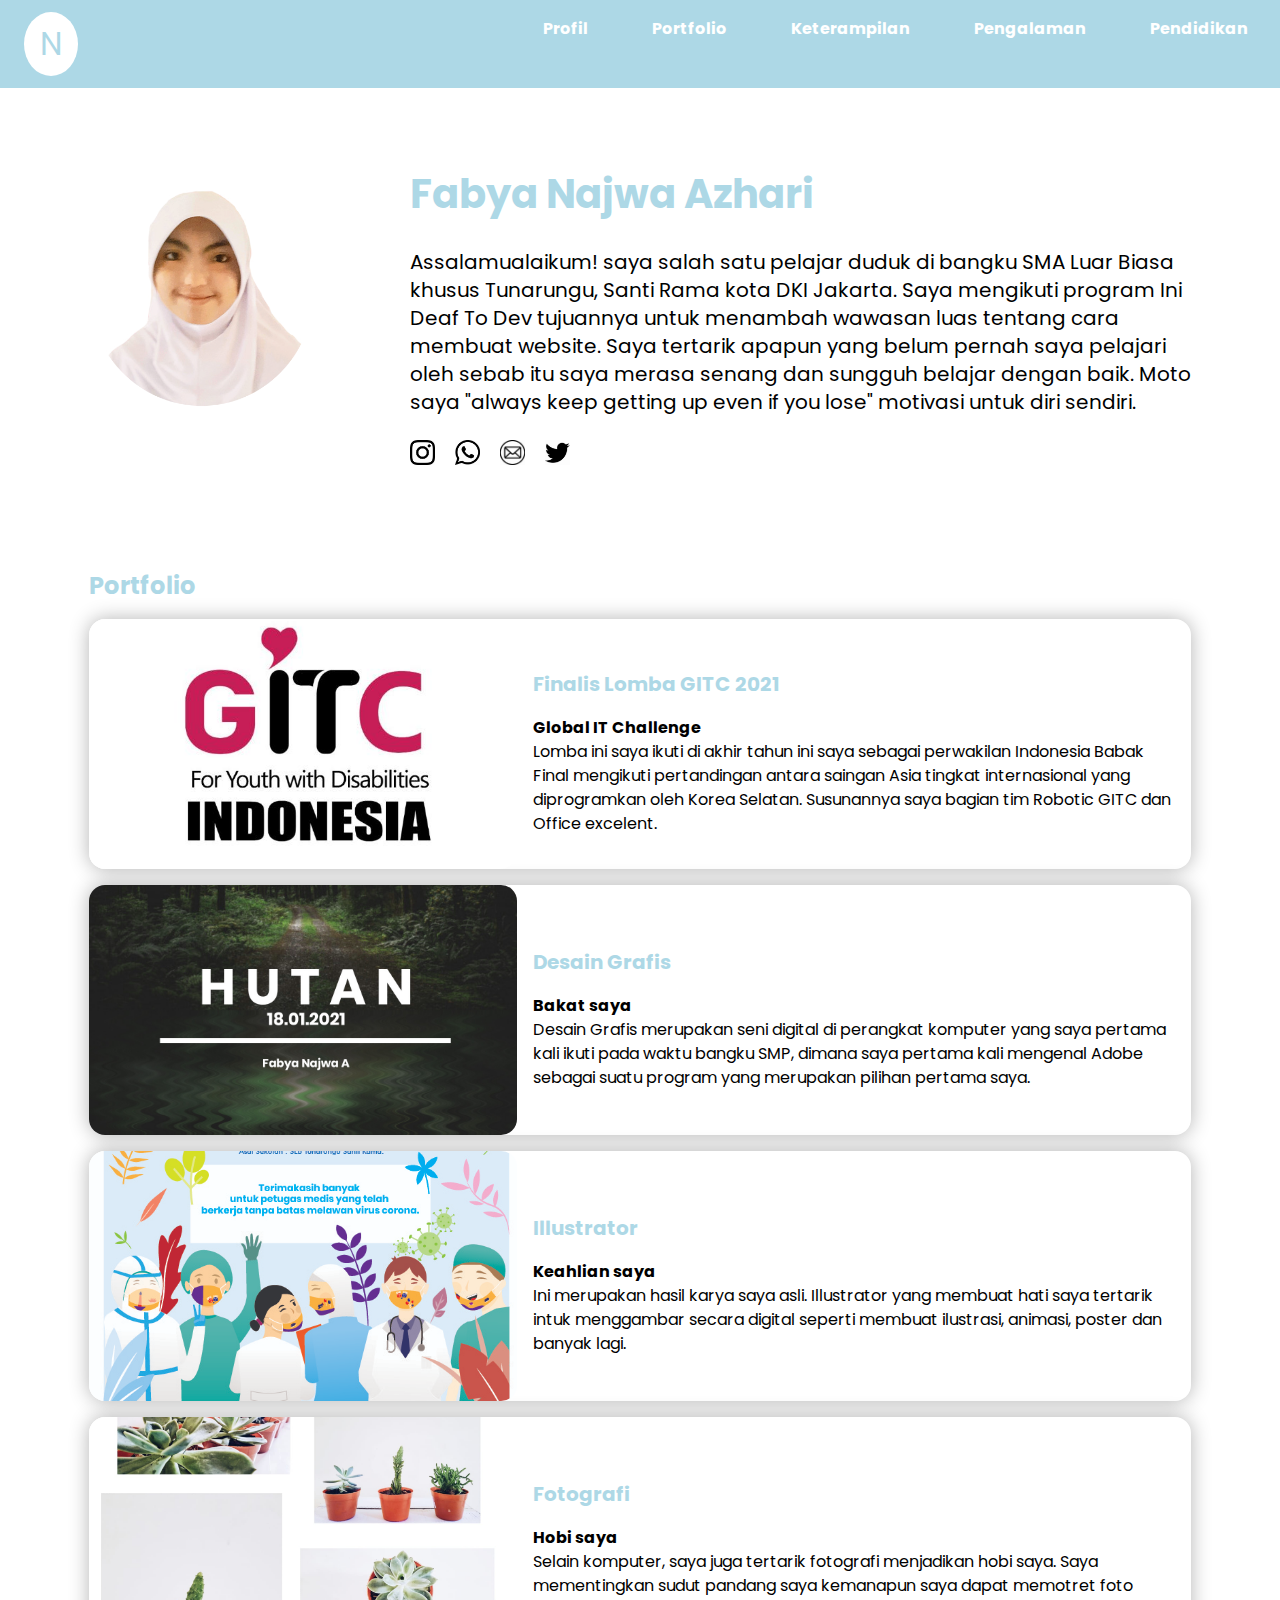
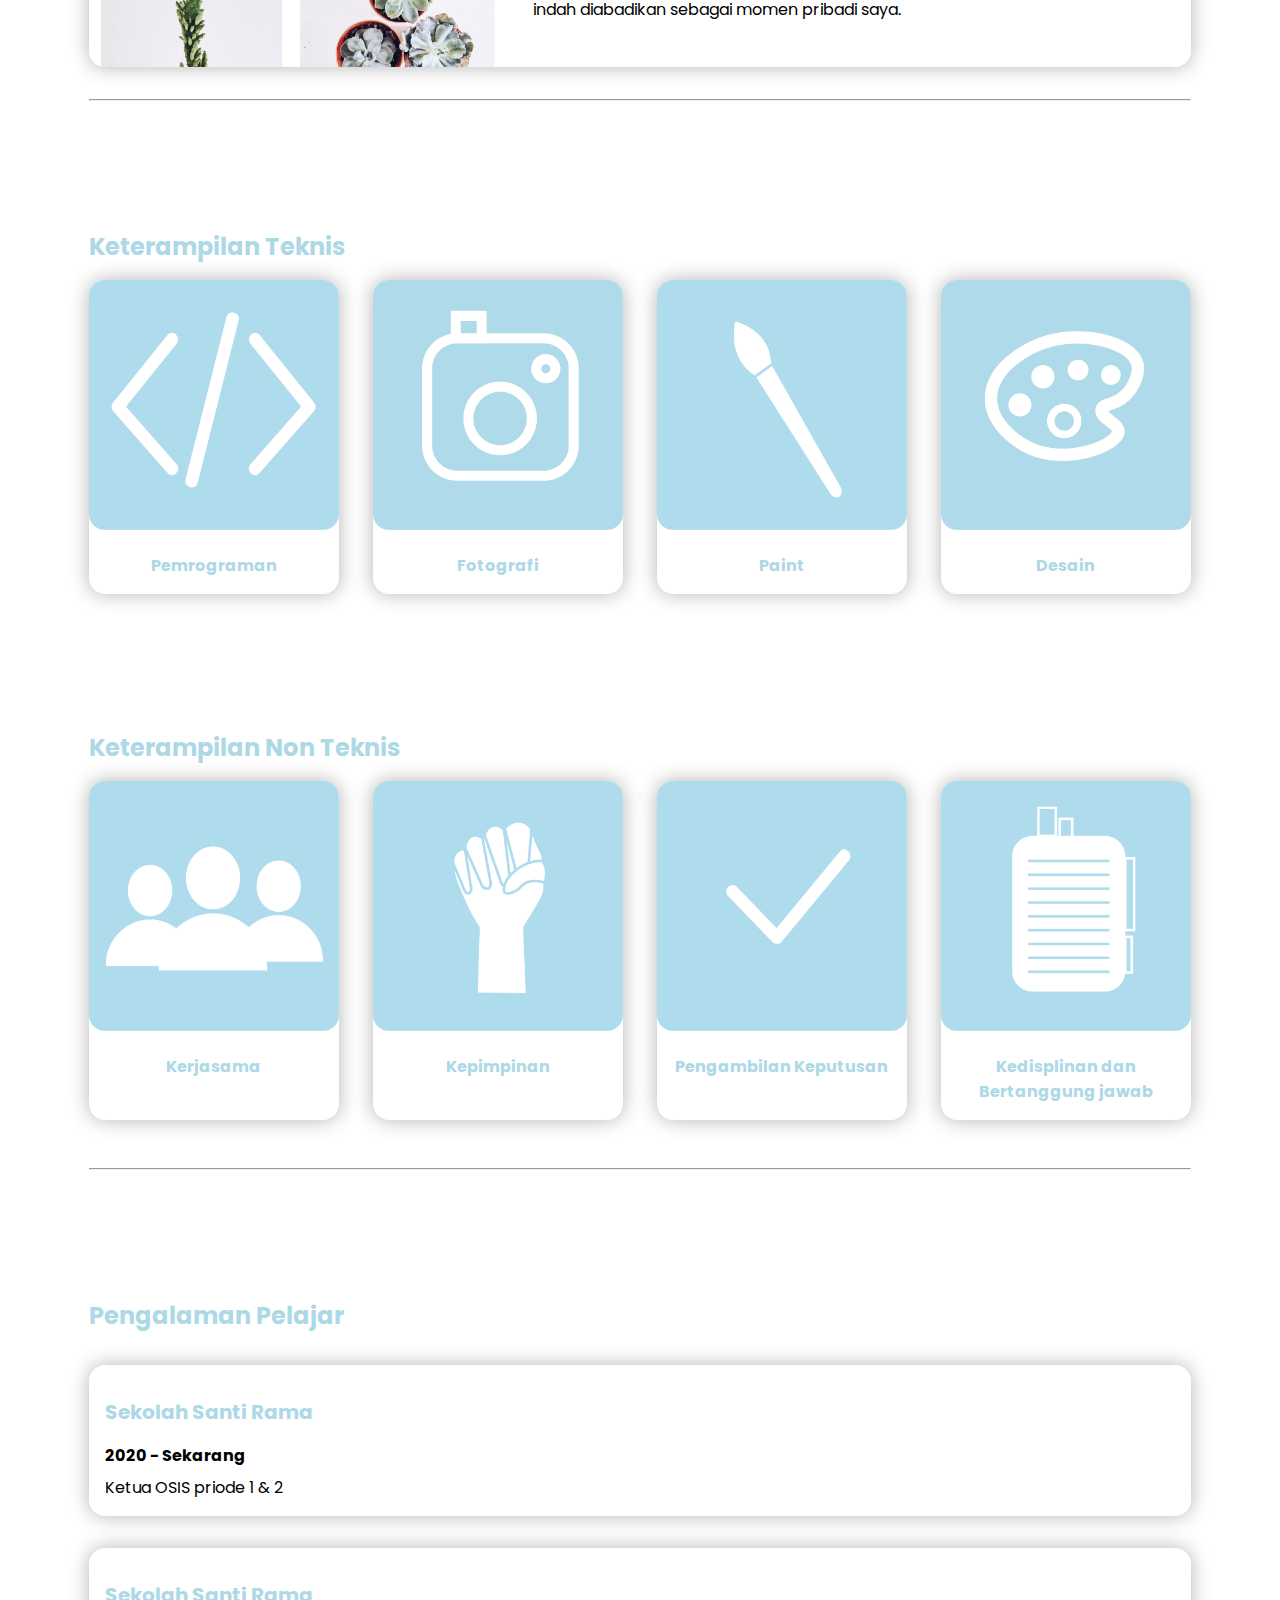
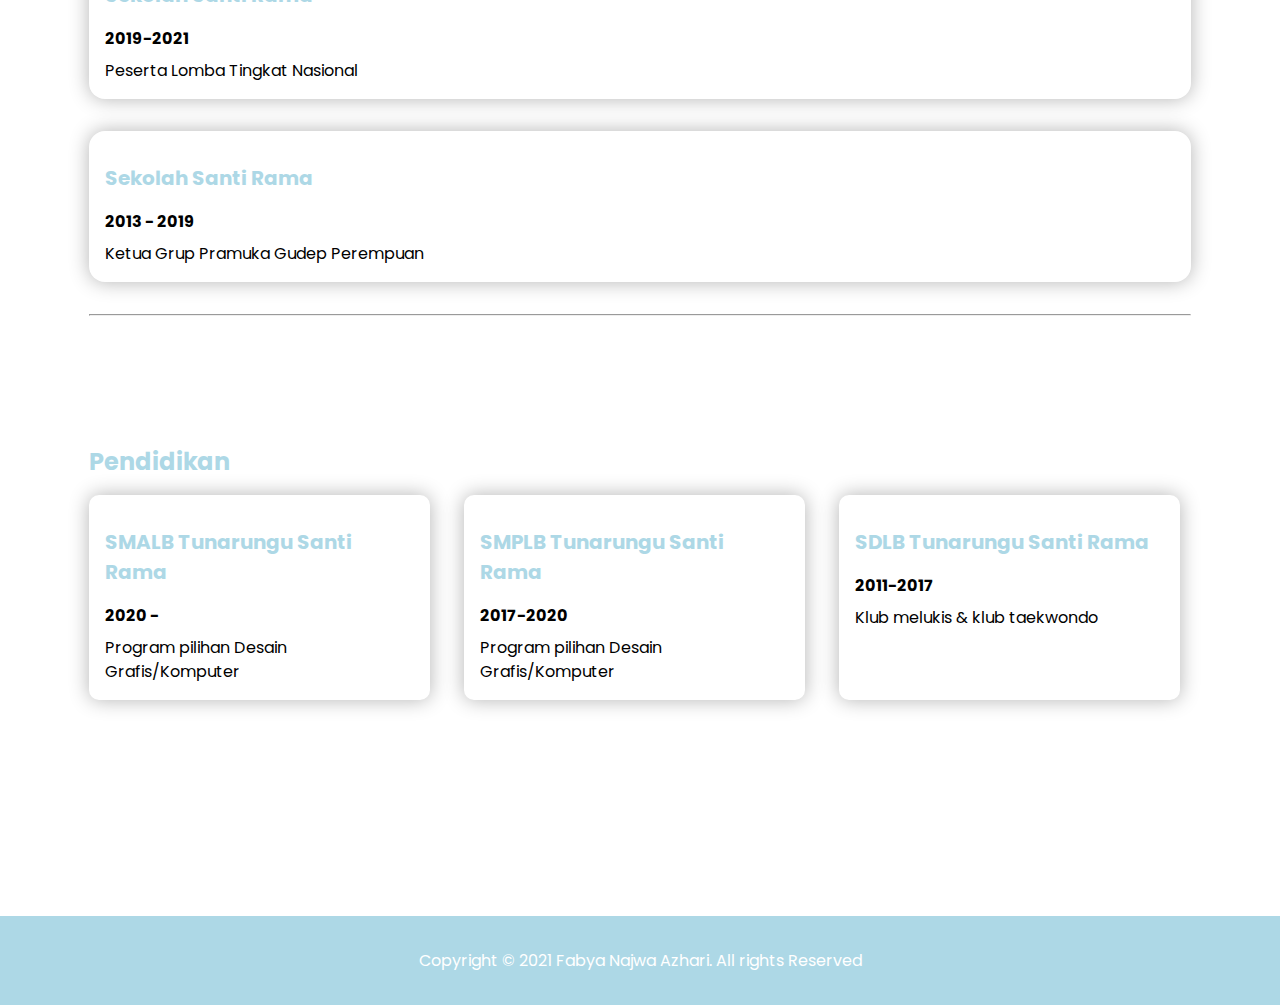
<file: index.html>
<!DOCTYPE html>
<html lang="en">
<head>
    <meta charset="UTF-8">
    <meta http-equiv="X-UA-compatible" content="IE-edge">
    <meta name="viewport" content="width=device-width, initial-scale=1.0">
    <link rel="stylesheet" href="style.css">
    <title>Portfolio Website - Fabya Najwa</title>
</head>
<body>

    <header>
        <a href="index.html" class="logo">N</a>
        <nav class="nav-bar">
            <ul class="nav-bar-items">
                <li><a href="#top">Profil</a></li>
                <li><a href="#Portfolio">Portfolio</a></li>
                <li><a href="#Keterampilan">Keterampilan</a></li>
                <li><a href="#Pengalaman">Pengalaman</a></li>
                <li><a href="#Pendidikan">Pendidikan</a></li>

            </ul>
        </nav>
    </header>

    
    <div class="content">
            <div id="profile-container">
            <img src="PASS FOTO FABYA NAJWA AZHARI 3.png" id="profile-picture" width="400px" height="550px">
            <div id="bio">
                <h1 class= "title-1" id="name">Fabya Najwa Azhari</h1>
                    <p class="subtitle"> Assalamualaikum! saya salah satu pelajar duduk di bangku SMA Luar Biasa khusus Tunarungu, Santi Rama kota DKI Jakarta. Saya mengikuti program Ini Deaf To Dev tujuannya untuk menambah wawasan luas tentang cara membuat website. Saya tertarik apapun yang belum pernah saya pelajari oleh sebab itu saya merasa senang dan sungguh belajar dengan baik. Moto saya "always keep getting up even if you lose" motivasi untuk diri sendiri. </p>
                    <div class="social-media-container">
                        <a href="https://www.instagram.com/fabyanajwaa_/"><img src="INSTAGRAM PNG.jpg" width="70px" height="70px" ></a>
                        <a href="https://api.whatsapp.com/send?phone=6285776684443"><img src="WHATSAPP PNG.jpg" width="70px" height="70px"></a>
                        <a href="https://mail.google.com/mail/u/0/#search/fabyanajwa67%40gmail.com"><img src="EMAIL PNG.jpg" width="70px" height="70px"></a>
                        <a href="https://twitter.com/fabyanajwaa"><img src="TWITTER 2.jpg" width="70px" height="70px"></a>
                    </div>
                </div>
             </div>
      

            <h1 class="title-2" id="Portfolio">Portfolio</h1>
        <div class="portfolio-card">
            <img class="portfolio-picture" src="GITC 2021.jpg" alt="LOGO" >
                <div>
                    <h1 class="title-3">Finalis Lomba GITC 2021</h1>
                    <h4>Global IT Challenge</h4>
                    <p class="description">Lomba ini saya ikuti di akhir tahun ini saya sebagai perwakilan Indonesia Babak Final mengikuti pertandingan antara saingan Asia tingkat internasional yang diprogramkan oleh Korea Selatan. Susunannya saya bagian tim Robotic GITC dan Office excelent. </p>
                </div>
        </div> 
            
        <div class="portfolio-card">
            <img class="portfolio-picture" src="HUTAN EFEK AIR.jpg" alt="Logo" >
                <div>
                    <h1 class="title-3">Desain Grafis</h1>
                    <h4>Bakat saya</h4>   
                    <p class="description">Desain Grafis merupakan seni digital di perangkat komputer yang saya pertama kali ikuti pada waktu bangku SMP, dimana saya pertama kali mengenal Adobe sebagai suatu program yang merupakan pilihan pertama saya. </p>
                </div>
        </div>
        

        <div class="portfolio-card">
            <img class="portfolio-picture" src="TUGAS DARI YAYASAN HLEPING HANDS 19.jpg" alt="Logo" >
                <div>
                <h1 class="title-3">Illustrator</h1>
                <h4>Keahlian saya</h4>  
                <p class="description"> Ini merupakan hasil karya saya asli. Illustrator yang membuat hati saya tertarik intuk menggambar secara digital seperti membuat ilustrasi, animasi, poster dan banyak lagi.</p>
                </div>  
        </div>


        <div class="portfolio-card">
            <img class="portfolio-picture" src="FOTOGRAFI POT.jpeg" alt="Logo" >
            <div>
                <h1 class="title-3">Fotografi</h1>
                <h4>Hobi saya</h4>
                <p class="description">Selain komputer, saya juga tertarik fotografi menjadikan hobi saya. Saya mementingkan sudut pandang saya kemanapun saya dapat memotret foto indah diabadikan sebagai momen pribadi saya. </p>
                </div>
            </div>
            <hr>

                
        <h1 class="title-2" id="Keterampilan">Keterampilan Teknis</h1>

            <div class="skill-container">
                <div class="skill-card">
                    <img src="Programming 3-01.png" class="skillpicture">
                    <p class="skill-title">Pemrograman</p>
                </div>

                <div class="skill-card">
                    <img src="FOTOGRAFI 3.png" class="skillpicture" >
                    <p class="skill-title">Fotografi</p>
                </div>

                <div class="skill-card">
                    <img src="PAINT.png" class="skillpicture">
                    <p class="skill-title">Paint</p>
                </div>

                <div class="skill-card">
                    <img src="DESAIN.png" class="skillpicture" >
                    <p class="skill-title">Desain</p>
                </div>

            </div>

        <h1 class="title-2" id="Keterampilan">Keterampilan Non Teknis</h1>

            <div class="skill-container">
                <div class="skill-card">
                    <img src="KERJA SAMA.png" class="skillpicture">
                    <p class="skill-title">Kerjasama</p>
                </div>
                <div class="skill-card">
                    <img src="PIMPIN.png"class="skillpicture" >
                    <p class="skill-title">Kepimpinan</p>
                </div>

                <div class="skill-card">
                    <img src="Menggambil Keputusan.png" class="skillpicture">
                    <p class="skill-title">Pengambilan Keputusan</p>
                </div>
                <div class="skill-card">
                    <img src="Kedisplinan.png"class="skillpicture" >
                    <p class="skill-title">Kedisplinan dan Bertanggung jawab</p>
                </div>
            </div>
            <hr>
            
        <h1 class="title-2" id="Pengalaman">Pengalaman Pelajar</h1>
            <div class="experience-card">
                <h1 class="title-3">Sekolah Santi Rama</h1>
                <h1 class="title-4">2020 - Sekarang</h1>
                <p class="description">Ketua OSIS priode 1 & 2</p>
            </div>

            <div class="experience-card">
                <h1 class="title-3">Sekolah Santi Rama</h1>
                <h1 class="title-4">2019-2021</h1>
                <p class="description">Peserta Lomba Tingkat Nasional</p>
            </div>

            <div class="experience-card">
                <h1 class="title-3">Sekolah Santi Rama</h1>
                <h1 class="title-4">2013 - 2019</h1>
                <p class="description">Ketua Grup Pramuka Gudep Perempuan</p>
            </div>
        <hr>

        <h1 class="title-2" id="Pendidikan">Pendidikan</h1>
        <div class="education-container">
            <div class="education-card">
                <h1 class="title-3">SMALB Tunarungu Santi Rama</h1>
                <h1 class="title-4">2020 - </h1>
                <p class="description">Program pilihan Desain Grafis/Komputer</p>
            </div>
            <div class="education-card">
                <h1 class="title-3">SMPLB Tunarungu Santi Rama</h1>
                <h1 class="title-4">2017-2020</h1>
                <p class="description">Program pilihan Desain Grafis/Komputer</p>
            </div>
            <div class="education-card">
                <h1 class="title-3">SDLB Tunarungu Santi Rama</h1>
                <h1 class="title-4">2011-2017</h1>
                <p class="description">Klub melukis & klub taekwondo</p>
            </div>
        </div>
    </div>

<footer>Copyright &copy; 2021 Fabya Najwa Azhari. All rights Reserved</footer>
</body>
</html>
</file>
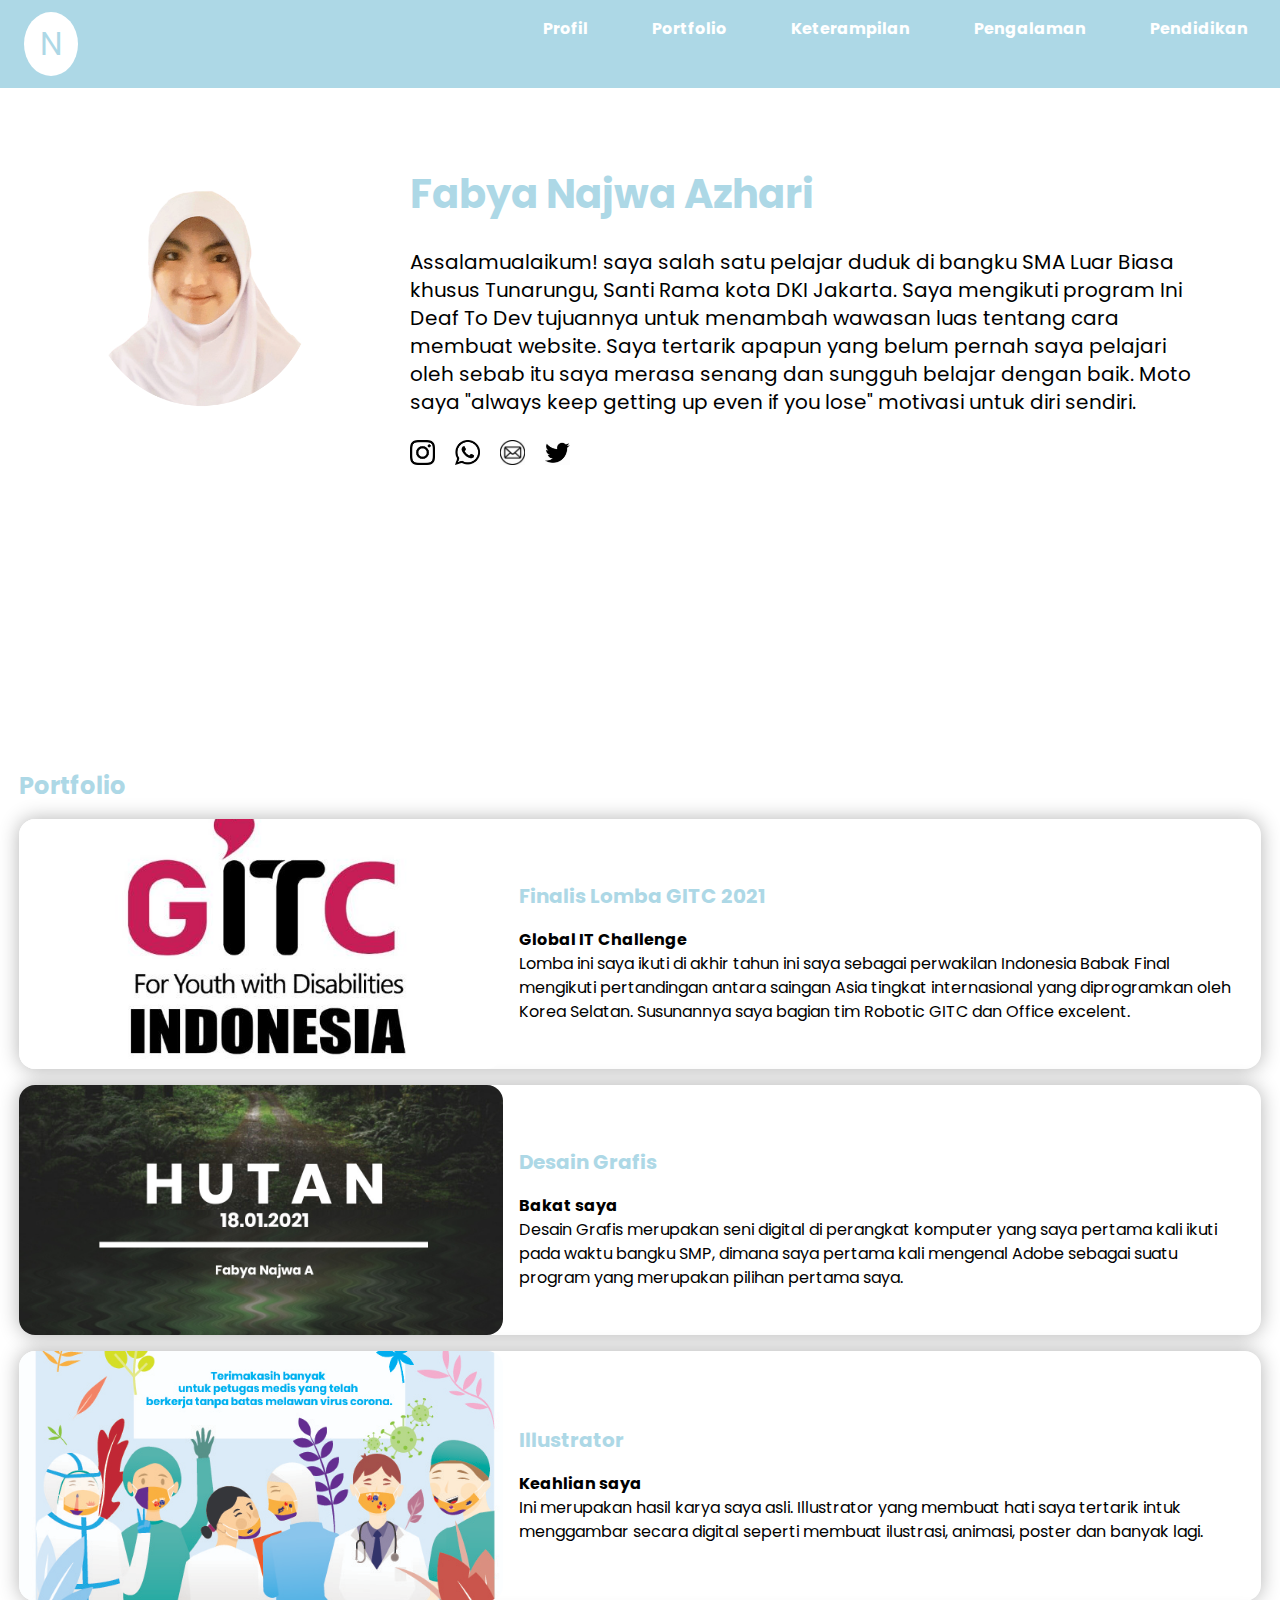
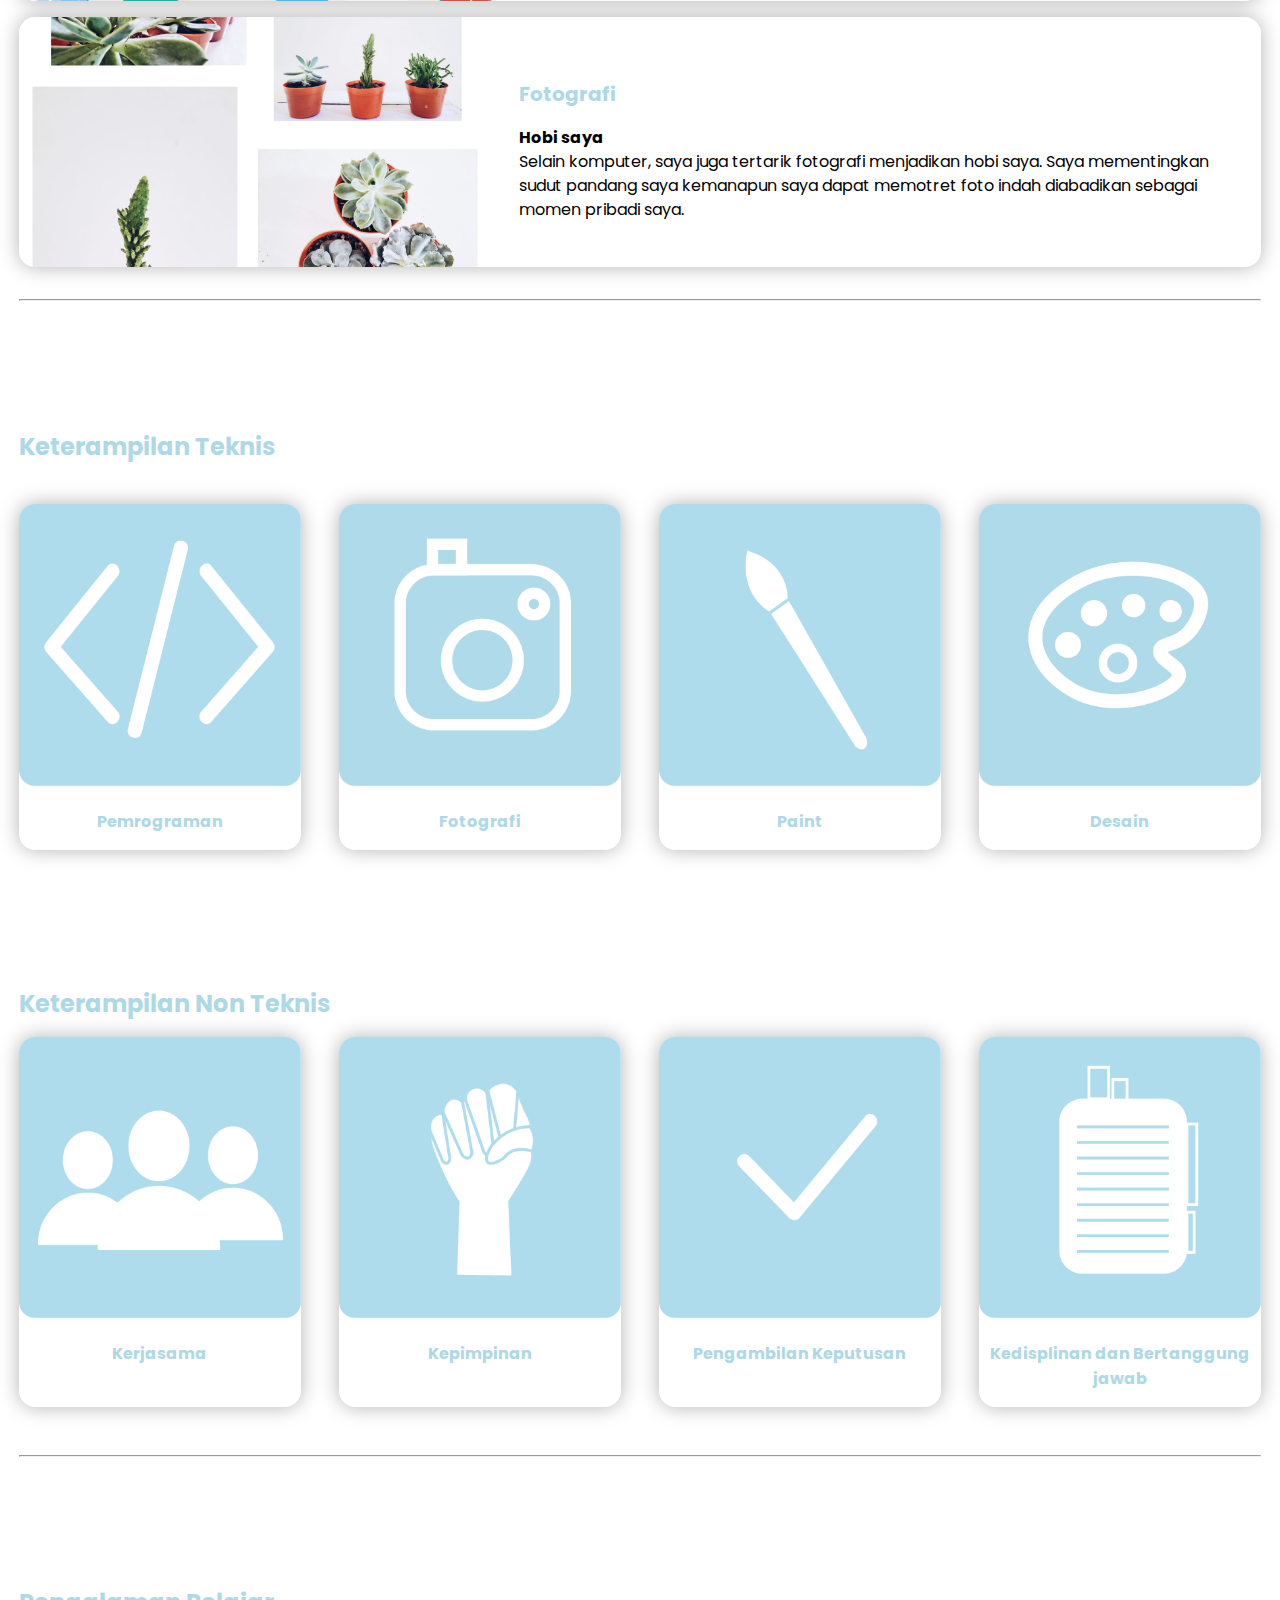
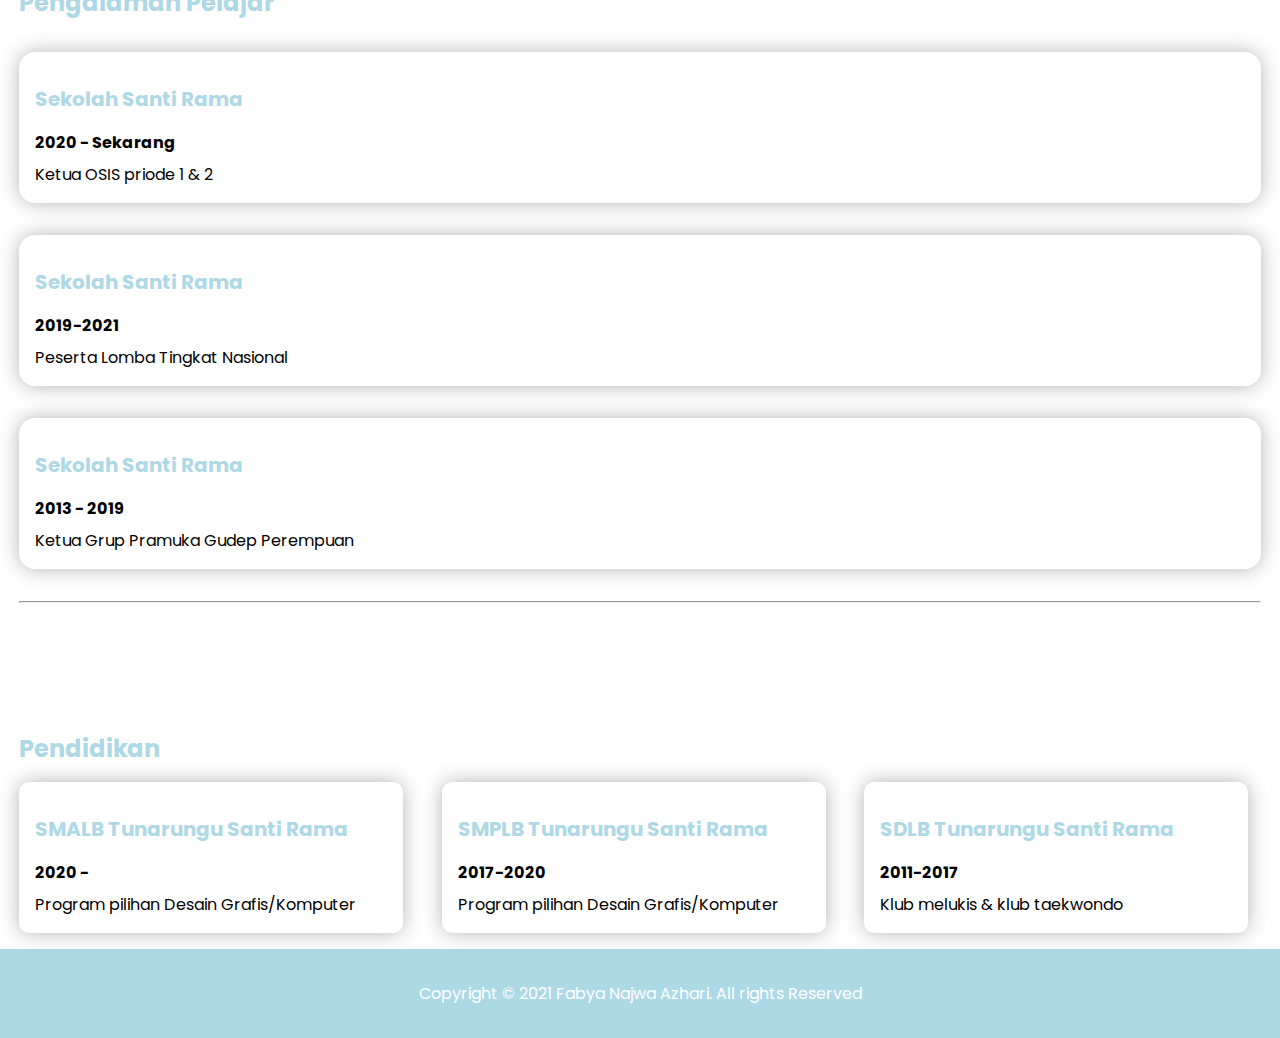
<file: Intex2.html>
<!DOCTYPE html>
<html lang="em">
<head>
    <meta charset="UTF-8">
    <meta http-equiv="X-UA-compatible" content="IE-edge">
    <meta name="viewport" content="width=device-width, initial-scale=1.0">
    <link rel="stylesheet" href="style.css">
    <title>Portfolio Website - Fabya Najwa</title>
</head>
<body>
    <header>
        <a href="index.html" class="logo">N</a>
        <nav class="nav-bar">
            <ul class="nav-bar-items">
                <li><a href="#top">Profil</a></li>
                <li><a href="#Portfolio">Portfolio</a></li>
                <li><a href="#Keterampilan">Keterampilan</a></li>
                <li><a href="#Pengalaman">Pengalaman</a></li>
                <li><a href="#Pendidikan">Pendidikan</a></li>

            </ul>
        </nav>
    </header>
    <div class="content">
        <div id="profile-container">
        <img src="PASS FOTO FABYA NAJWA AZHARI 3.png" id="profile-picture" width="400px" height="550px">
            <div id="bio">
                <h1 class= "title-1" id="name">Fabya Najwa Azhari</h1>
                    <p class="subtitle"> Assalamualaikum! saya salah satu pelajar duduk di bangku SMA Luar Biasa khusus Tunarungu, Santi Rama kota DKI Jakarta. Saya mengikuti program Ini Deaf To Dev tujuannya untuk menambah wawasan luas tentang cara membuat website. Saya tertarik apapun yang belum pernah saya pelajari oleh sebab itu saya merasa senang dan sungguh belajar dengan baik. Moto saya "always keep getting up even if you lose" motivasi untuk diri sendiri. </p>
                    <div class="social-media-container">
                        <a href="https://www.instagram.com/fabyanajwaa_/"><img src="INSTAGRAM PNG.jpg" width="70px" height="70px" ></a>
                        <a href="https://api.whatsapp.com/send?phone=6285776684443"><img src="WHATSAPP PNG.jpg" width="70px" height="70px"></a>
                        <a href="https://mail.google.com/mail/u/0/#search/fabyanajwa67%40gmail.com"><img src="EMAIL PNG.jpg" width="70px" height="70px"></a>
                        <a href="https://twitter.com/fabyanajwaa"><img src="TWITTER 2.jpg" width="70px" height="70px"></a>
                    </div>
                </div>
            </div>    
        </div>
    </div> 

    <h1 class="title-2" id="Portfolio">Portfolio</h1>
<div class="portfolio-card">
    <img class="portfolio-picture" src="GITC 2021.jpg" alt="LOGO" width="300px" height="300px">
        <div>
            <h1 class="title-3">Finalis Lomba GITC 2021</h1>
            <h4>Global IT Challenge</h4>
            <p class="description">Lomba ini saya ikuti di akhir tahun ini saya sebagai perwakilan Indonesia Babak Final mengikuti pertandingan antara saingan Asia tingkat internasional yang diprogramkan oleh Korea Selatan. Susunannya saya bagian tim Robotic GITC dan Office excelent. </p>
        </div>
</div> 
    
<div class="portfolio-card">
    <img class="portfolio-picture" src="HUTAN EFEK AIR.jpg" alt="Logo" width="300px" height="300px">
        <div>
            <h1 class="title-3">Desain Grafis</h1>
            <h4>Bakat saya</h4>   
            <p class="description">Desain Grafis merupakan seni digital di perangkat komputer yang saya pertama kali ikuti pada waktu bangku SMP, dimana saya pertama kali mengenal Adobe sebagai suatu program yang merupakan pilihan pertama saya. </p>
        </div>
</div>
 

<div class="portfolio-card">
    <img class="portfolio-picture" src="TUGAS DARI YAYASAN HLEPING HANDS 19.jpg" alt="Logo" width="300px" height="300px">
        <div>
        <h1 class="title-3">Illustrator</h1>
        <h4>Keahlian saya</h4>  
        <p class="description"> Ini merupakan hasil karya saya asli. Illustrator yang membuat hati saya tertarik intuk menggambar secara digital seperti membuat ilustrasi, animasi, poster dan banyak lagi.</p>
        </div>  
</div>


<div class="portfolio-card">
    <img class="portfolio-picture" src="FOTOGRAFI POT.jpeg" alt="Logo" height="300px" height="300px">
    <div>
        <h1 class="title-3">Fotografi</h1>
        <h4>Hobi saya</h4>
        <p class="description">Selain komputer, saya juga tertarik fotografi menjadikan hobi saya. Saya mementingkan sudut pandang saya kemanapun saya dapat memotret foto indah diabadikan sebagai momen pribadi saya. </p>
        </div>
    </div>
    <hr>

        
<h1 class="title-2" id="Keterampilan">Keterampilan Teknis</h1>
<div class="skill-container">
</div>
    <div class="skill-container">
        <div class="skill-card">
            <img src="Programming 3-01.png" class="skillpicture" width="200px" height="200px" >
            <p class="skill-title">Pemrograman</p>
        </div>

        <div class="skill-card">
            <img src="FOTOGRAFI 3.png" class="skillpicture" width="200px" height="200px">
            <p class="skill-title">Fotografi</p>
        </div>

        <div class="skill-card">
            <img src="PAINT.png" class="skillpicture" width="200px" height="200px">
            <p class="skill-title">Paint</p>
        </div>

        <div class="skill-card">
            <img src="DESAIN.png" class="skillpicture" width="200px" height="200px">
            <p class="skill-title">Desain</p>
        </div>

    </div>
        <h1 class="title-2" id="Keterampilan">Keterampilan Non Teknis</h1>
    <div class="skill-container">
        <div class="skill-card">
            <img src="KERJA SAMA.png" class="skillpicture" width="200px" height="200px">
            <p class="skill-title">Kerjasama</p>
        </div>
        <div class="skill-card">
            <img src="PIMPIN.png"class="skillpicture" width="200px" height="200px">
            <p class="skill-title">Kepimpinan</p>
        </div>

        <div class="skill-card">
            <img src="Menggambil Keputusan.png" class="skillpicture" width="200px" height="200px">
            <p class="skill-title">Pengambilan Keputusan</p>
        </div>
        <div class="skill-card">
            <img src="Kedisplinan.png"class="skillpicture" width="200px" height="200px">
            <p class="skill-title">Kedisplinan dan Bertanggung jawab</p>
        </div>
    </div>
    <hr> 
    
<h1 class="title-2" id="Pengalaman">Pengalaman Pelajar</h1>
    <div class="experience-card">
        <h1 class="title-3">Sekolah Santi Rama</h1>
        <h1 class="title-4">2020 - Sekarang</h1>
        <p class="description">Ketua OSIS priode 1 & 2</p>
    </div>

    <div class="experience-card">
        <h1 class="title-3">Sekolah Santi Rama</h1>
        <h1 class="title-4">2019-2021</h1>
        <p class="description">Peserta Lomba Tingkat Nasional</p>
    </div>

    <div class="experience-card">
        <h1 class="title-3">Sekolah Santi Rama</h1>
        <h1 class="title-4">2013 - 2019</h1>
        <p class="description">Ketua Grup Pramuka Gudep Perempuan</p>
    </div>
<hr>

<h1 class="title-2" id="Pendidikan">Pendidikan</h1>
<div class="education-container">
    <div class="education-card">
        <h1 class="title-3">SMALB Tunarungu Santi Rama</h1>
        <h1 class="title-4">2020 - </h1>
        <p class="description">Program pilihan Desain Grafis/Komputer</p>
    </div>
    <div class="education-card">
        <h1 class="title-3">SMPLB Tunarungu Santi Rama</h1>
        <h1 class="title-4">2017-2020</h1>
        <p class="description">Program pilihan Desain Grafis/Komputer</p>
    </div>
    <div class="education-card">
        <h1 class="title-3">SDLB Tunarungu Santi Rama</h1>
        <h1 class="title-4">2011-2017</h1>
        <p class="description">Klub melukis & klub taekwondo</p>
    </div>
</div>
</div>

<footer>Copyright &copy; 2021 Fabya Najwa Azhari. All rights Reserved</footer>
</body>
</html>
</file>
<file: style.css>
@import url("https://fonts.googleapis.com/css2?family=Poppins&display=swap");
 
 *{
     box-sizing: border-box;
     margin: 0;
     padding: 0;
     font-family: "Poppins", sans-serif;
     scroll-behavior: smooth;
 }



header {
    background-color: lightblue;
    display: flex;
    justify-content: space-between;
    position: fixed;
    top: 0%;
    width: 100%;
}

.logo {
    width: auto;
    cursor: pointer;
    margin: 12px 24px;
    padding: 8px 16px;
    background-color: white;
    color: lightblue;
    font-size: 2em;
    border-radius: 50%;
}

.nav-bar-items {
    list-style: none ;
    display: flex;
}

.nav-bar li {
    padding: 16px 32px;

}

.nav-bar-items li a{
    font-weight: 700;
    
}

a {
    text-decoration: none;
    color: white;
}

.content {
    max-width: 1200px;
    margin: 0 auto;
    margin-bottom: 200px;
    padding: 0px 32px;

}

#profile-container {
    display: flex;
    justify-content: space-between;
    align-items: center;
    padding-top:140px;
    margin: 0 1.5%;

}

#profile-picture {
    height: 300px;
    object-fit: cover;
    border-radius: 50%;

}

.title-1 {
    margin: 24px 0px;
    font-size : 2.5em;
    font-weight : 700;
    color:lightblue
}

.subtitle {
    font-size: 1.25em;
    line-height: 1.4;
    margin: 24px 0;
}

#bio {
    margin-left: 96px;
}

.social-media-container a{
    margin-right: 16px;

}

.social-media-container a img{
    height: 25px;
    width: 25px;
}

hr{
    margin: 32px 1.5%
}

.portfolio-picture {
    height: 250px;
    width: 40%;
    border-radius: 16px;
    object-fit: cover;
}

.portfolio-card {
    width: 97%;
    display: flex;
    align-items: center;
    justify-content: space-between;
    margin: 16px 1.5%;
    background-color: white;
    border-radius: 16px;
    box-shadow: 0px 0px 20px 0px rgba(0,0,0,0.3);
}

.profile-picture {
     
    height: 250px;
    width: 40%;
    border-radius: 16px;
    object-fit: cover;
}
        
.portfolio-card div {
    width: 60%;
    margin-left: 16px;
    margin-right: 16px;
}

.title-2 {
    padding-top: 96px;
    margin-left: 1.5%;
    font-size: 1.5em;
    color: lightblue;
    font-weight: 700;
}
.title-3 {
    color: lightblue;
    margin: 16px 0px;
    font-size: 1.25em;
    font-weight: 700;
}
.description {
    line-height: 1.5;
    }

.skill-container {
    display: flex;
    flex-wrap: wrap;
    margin-bottom: 24px;
    width: 100%;
}  

.skill-card {
    flex: 0 1 22%;
    background-color: white;
    margin: 16px 1.5%;
    border-radius: 16px;
    box-shadow: 0px 0px 20px 0px rgba(0,0,0,0.3);
}

.skillpicture {
    height: auto;
    width: 100%;
    margin-bottom: 16px;
    border-radius: 16px;
}

.skill-title {
    margin-bottom: 16px;
    text-align: center;
    font-weight: 700;
    color: lightblue;
}

.experience-card {
    background-color: gray;
    margin: 32px 1.5%;
    padding: 16px;
    background-color: white;
    border-radius: 16px;
    box-shadow: 0px 0px 20px 0px rgba(0,0,0,0.3);
}

.title-3 {
    color:lightblue;
    margin: 16px 0px;
    font-size: 1.25em;
    font-weight: 700;
}

.title-4 {
    font-size: 1em;
    margin: 8px 0px;
}
    
.description {
    line-height: 1.5;
}
.education-container {
    display: flex;
    justify-content: flex-start;
    flex-wrap: wrap;
}

.education-card {
    flex: 0 1 30%;
    margin: 16px 1.5%;
    padding: 16px 16px;
    background-color: white;
    border-radius: 10px;
    box-shadow: 0px 0px 20px 0px rgba(0,0,0,0.3);
}

.education-picture {
    height: auto;
    width: 100px;
    border-radius: 10px;
}

footer {
    text-align: center;
    padding: 32px;
    background-color: lightblue;
    color: white;
    width:100%
}

@media screen and (max-width: 700px) {
    .content {
        background-color: lightblue;
    }
    }
@media screen and (max-width: 700px) {
    header {
        position: static;
        flex-direction: column;
        }
    .nav-bar-items {
        flex-direction: column;
        text-align: center;
    }
    }
    
@media screen and (max-width: 700px) {
    #profile-container {
        padding-top: 32px;
        flex-direction: column;
        }
    #bio {
        margin: 16px;
        padding: 16px 0;
        }
    }
    
@media screen and (max-width: 700px) {
    .portfolio-card {
        flex-direction: column;
        align-items: flex-start;
        }
    .portfolio-card div {
        width: 100%;
        margin: 16px;
    }
    .portfolio-picture {
        width: 100%;
        height: auto;
        }
     }
    
  @media screen and (max-width: 700px) {
   
    .skill-card {
        flex: 0 1 47%;
    }
}
</file>
